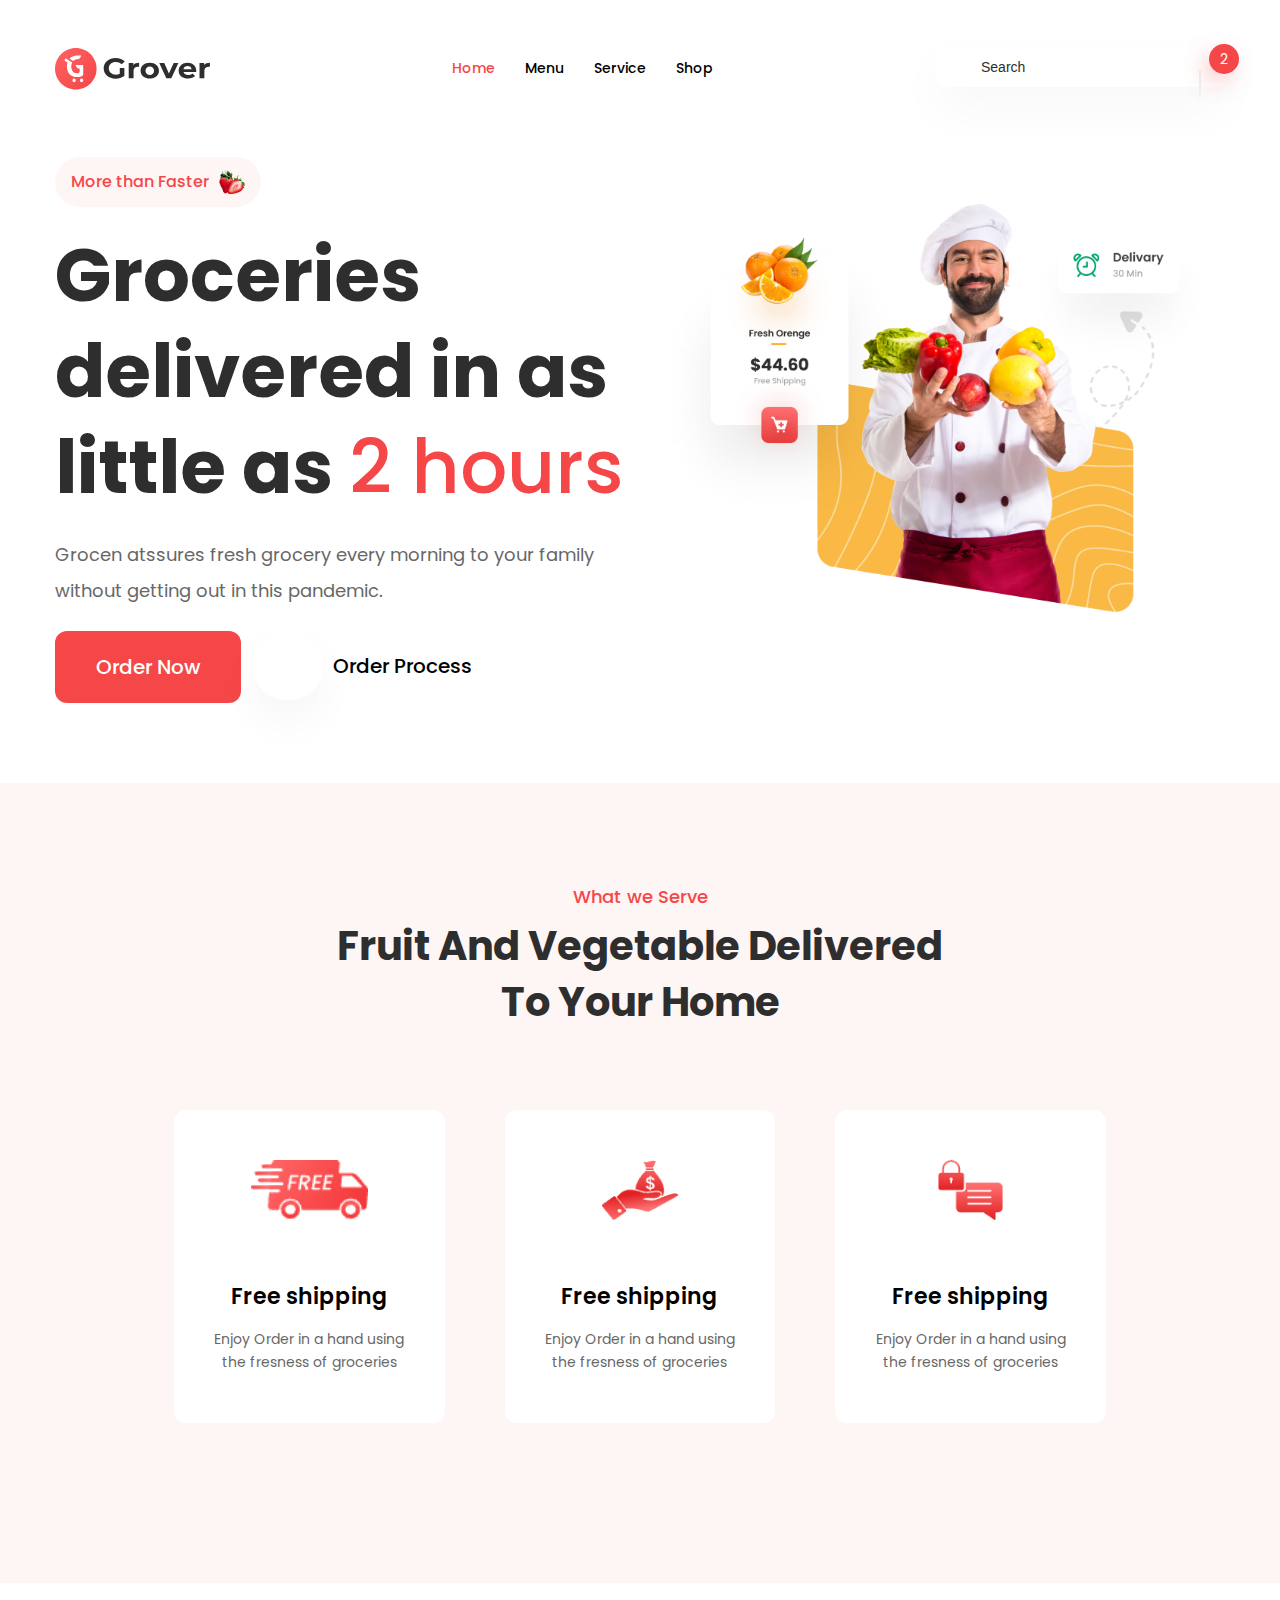
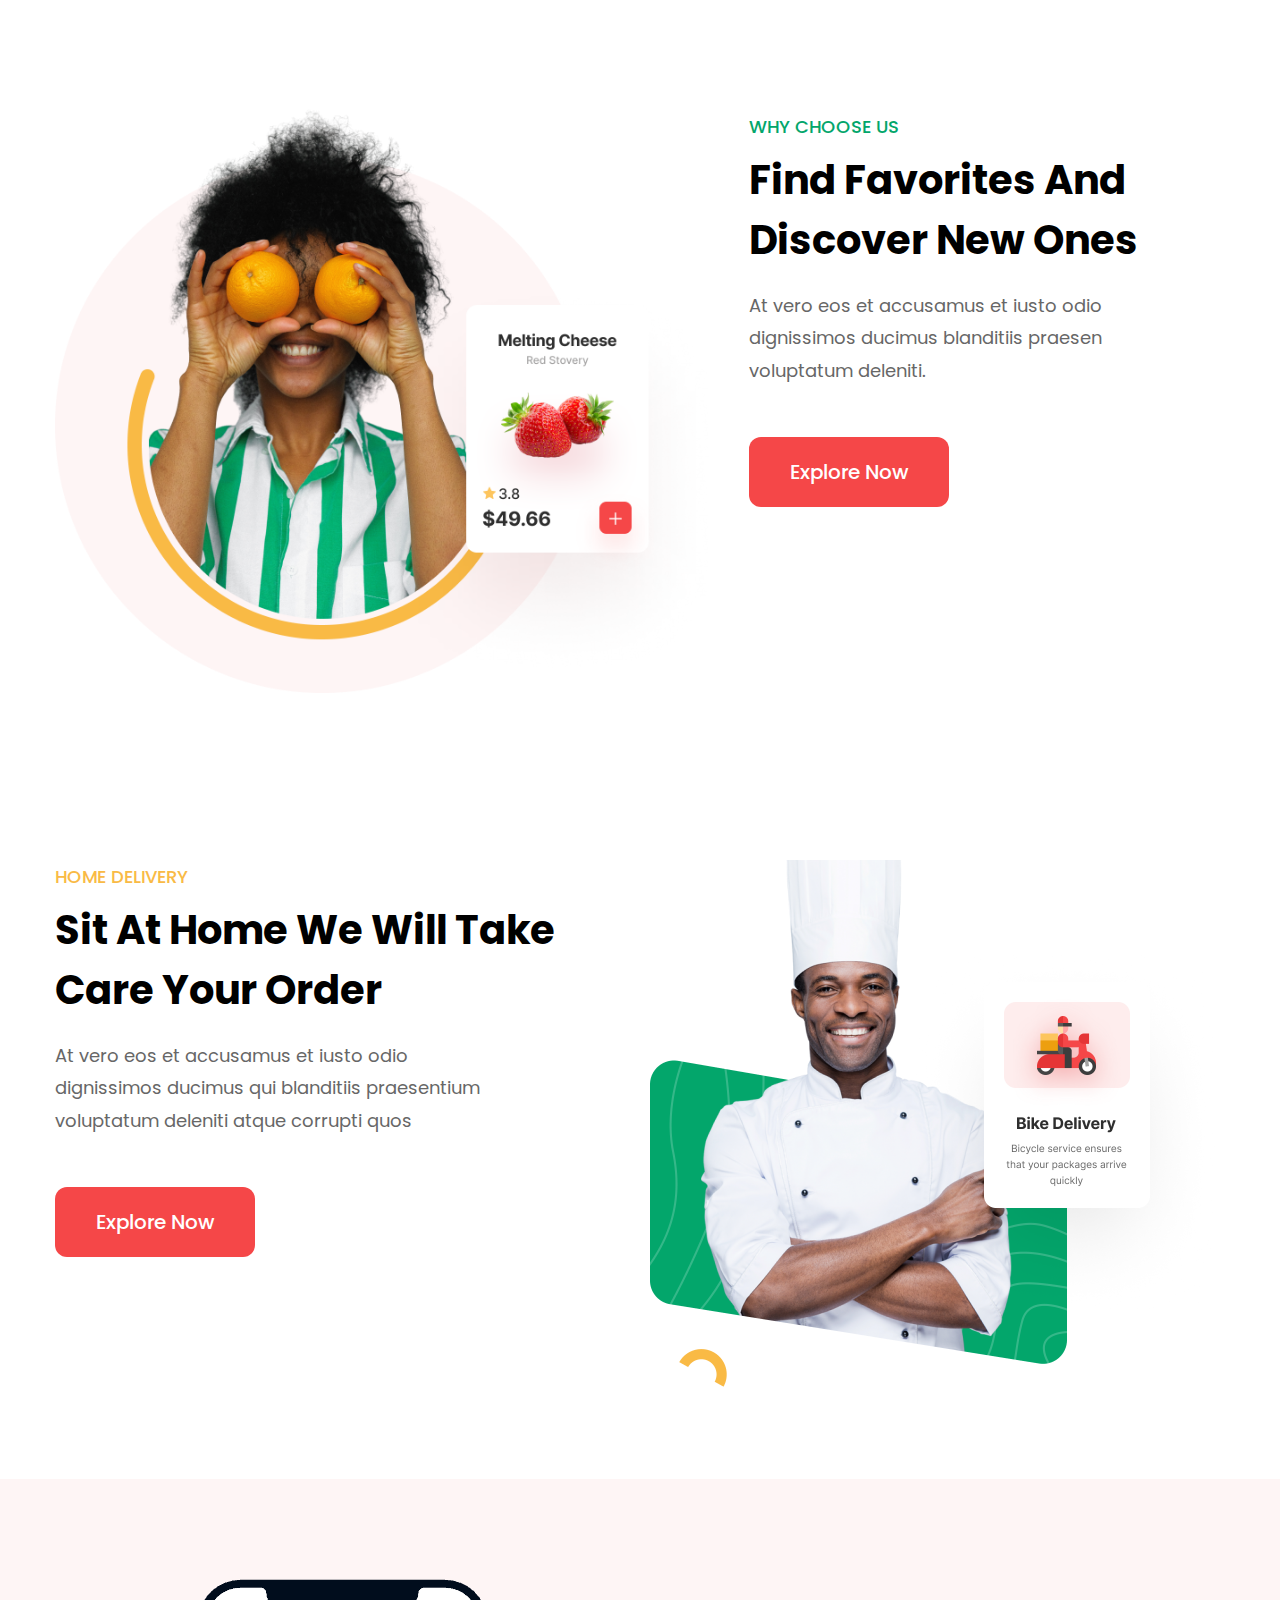
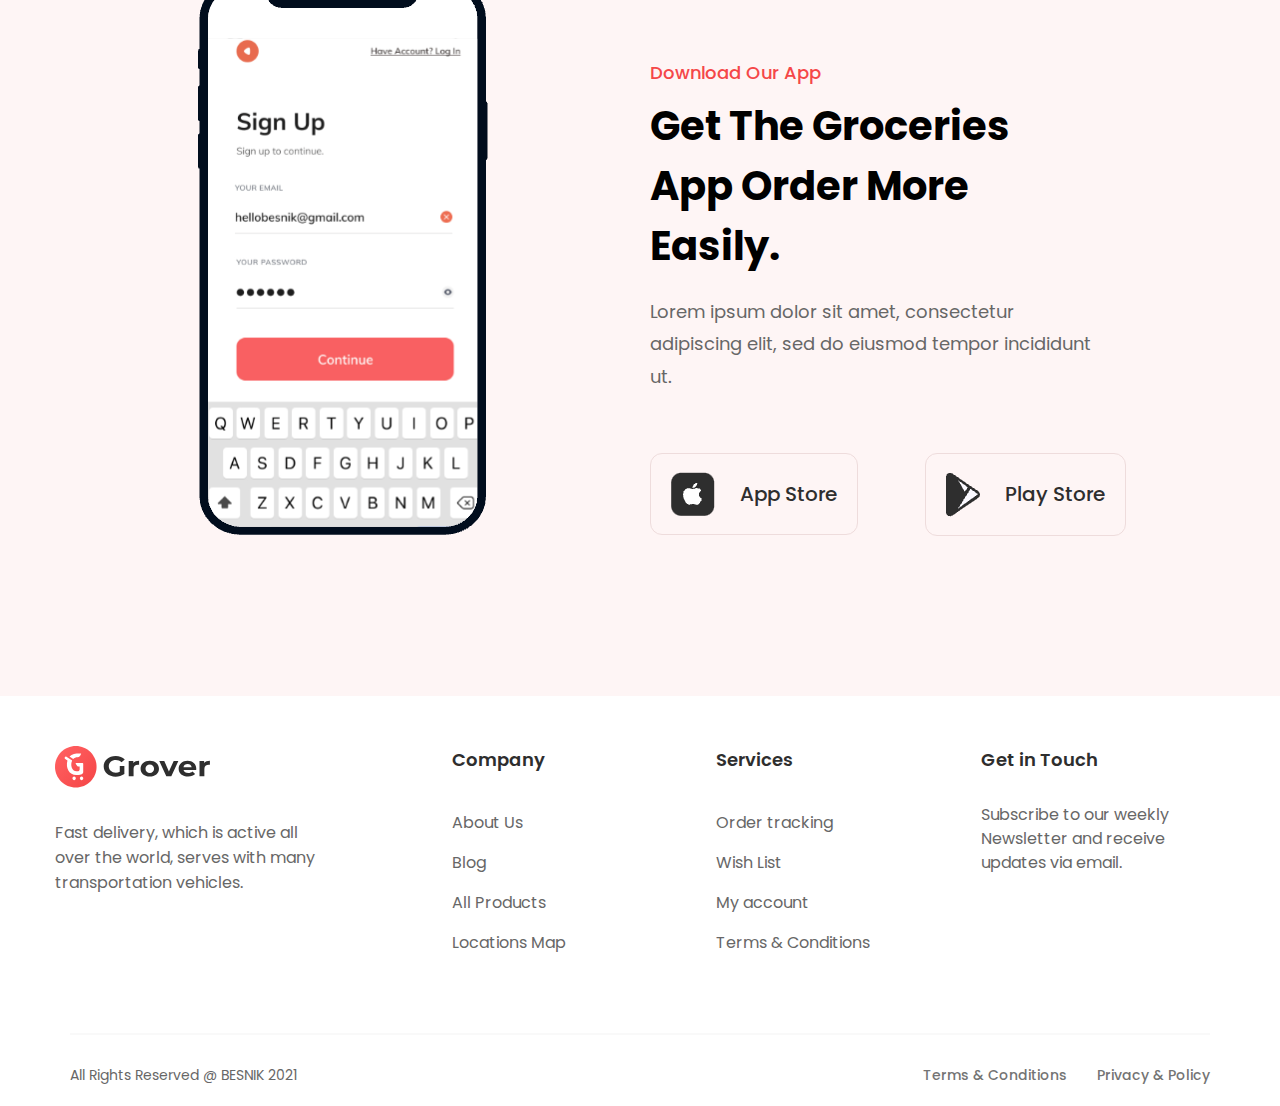
<file: session-12/index.html>
<!DOCTYPE html>
<html lang="en">
    <head>
        <meta charset="UTF-8" />
        <meta name="viewport" content="width=device-width, initial-scale=1.0" />
        <title>Grover</title>

        <!-- Embed Font Awesome -->
        <link
            rel="stylesheet"
            href="https://cdnjs.cloudflare.com/ajax/libs/font-awesome/6.4.0/css/all.min.css"
            integrity="sha512-iecdLmaskl7CVkqkXNQ/ZH/XLlvWZOJyj7Yy7tcenmpD1ypASozpmT/E0iPtmFIB46ZmdtAc9eNBvH0H/ZpiBw=="
            crossorigin="anonymous"
            referrerpolicy="no-referrer"
        />

        <!-- Grid CSS -->
        <link rel="stylesheet" href="./assets/css/grid.css" />

        <!-- Style -->
        <link rel="stylesheet" href="./assets/css/styles.css" />
    </head>
    <body>
        <header class="header">
            <div class="container">
                <div class="header-inner">
                    <!-- <nav class="nav"> -->
                    <div class="row">
                        <div class="col-6 col-lg-4">
                            <div class="logo">
                                <a href="/">
                                    <img src="./assets/images/logo.svg" alt="Grover" />
                                </a>
                            </div>
                        </div>

                        <div class="col-6 d-lg-none">
                            <div class="menu-icon">
                                <label for="menu-check"><i class="fa-solid fa-bars"></i></label>
                            </div>
                        </div>

                        <div class="col-12 col-lg-8">
                            <input type="checkbox" id="menu-check" />

                            <div class="nav-inner">
                                <ul class="nav-list">
                                    <li><a href="#!" class="active">Home</a></li>
                                    <li><a href="#!">Menu</a></li>
                                    <li><a href="#!">Service</a></li>
                                    <li><a href="#!">Shop</a></li>
                                </ul>

                                <div class="header-search">
                                    <form action="#!" class="nav-search__form">
                                        <span class="nav-search__icon">
                                            <i class="fa-solid fa-magnifying-glass"></i>
                                        </span>
                                        <input type="text" placeholder="Search" required />
                                        <span class="nav-search__cart">
                                            <i class="fa-solid fa-basket-shopping"></i>
                                        </span>
                                    </form>
                                </div>
                            </div>
                        </div>
                    </div>
                    <!-- </nav> -->
                </div>
            </div>
        </header>

        <main class="main">
            <!-- Hero -->
            <div class="hero">
                <div class="container">
                    <div class="hero-inner">
                        <div class="row">
                            <div class="col-sm-12 col-md-12 col-lg-6 col-xl-6">
                                <div class="text-img">
                                    <h3 class="text-img__title">More than Faster</h3>
                                    <img src="./assets/images/strawberry.png" alt="More than Faster" />
                                </div>

                                <div class="content-box">
                                    <h1 class="content-box__heading">Groceries delivered in as little as <span>2 hours</span></h1>
                                    <p class="content-box__desc">Grocen atssures fresh grocery every morning to your family without getting out in this pandemic.</p>
                                    <div class="hero-btn">
                                        <div class="row">
                                            <div class="col-sm-4 col-md-3 col-lg-5 col-xl-4">
                                                <a href="#!" class="btn cta-group__btn">Order Now</a>
                                            </div>
                                            <div class="col-sm-4 col-md-3 col-lg-7 col-xl-4">
                                                <div class="cta-play">
                                                    <a href="#!" type="button" class="cta-play__btn">
                                                        <span class="btn-circle"><i class="fa-solid fa-play"></i></span>
                                                        Order Process
                                                    </a>
                                                </div>
                                            </div>
                                        </div>
                                    </div>
                                </div>
                            </div>

                            <div class="col-sm-12 col-md-12 col-lg-6 col-xl-6">
                                <div class="hero-right">
                                    <img src="./assets/images/hero.png" alt="More than Faster" class="hero-img" />
                                </div>
                            </div>
                        </div>
                    </div>
                </div>
            </div>

            <!-- Service -->
            <div class="service">
                <div class="container">
                    <div class="service-inner">
                        <div class="row">
                            <div class="col-12 col-sm-12 col-md-12 col-lg-12 col-xl-12">
                                <div class="service-content">
                                    <h3 class="service-content__title">What we Serve</h3>
                                    <h2 class="service-content__heading">Fruit And Vegetable Delivered To Your Home</h2>
                                </div>
                            </div>
                        </div>
                        <div class="service-list">
                            <div class="row">
                                <div class="col-12 col-sm-12 col-md-12 col-lg-12 col-xl-10 mx-auto">
                                    <div class="row">
                                        <div class="col-sm-12 col-md-4 col-lg-4 col-xl-4">
                                            <div class="service-item">
                                                <div class="item-animation"></div>
                                                <div class="item-content">
                                                    <img src="./assets/images/service-01.png" alt="Free shipping" class="item-content__img" />
                                                    <h3 class="item-content__title">Free shipping</h3>
                                                    <p class="item-content__desc">Enjoy Order in a hand using the fresness of groceries</p>
                                                </div>
                                            </div>
                                        </div>
                                        <div class="col-12 col-sm-12 col-md-4 col-lg-4 col-xl-4">
                                            <div class="service-item">
                                                <div class="item-animation"></div>
                                                <div class="item-content">
                                                    <img src="./assets/images/service-02.png" alt="Free shipping" class="item-content__img" />
                                                    <h3 class="item-content__title">Free shipping</h3>
                                                    <p class="item-content__desc">Enjoy Order in a hand using the fresness of groceries</p>
                                                </div>
                                            </div>
                                        </div>
                                        <div class="col-12 col-sm-12 col-md-4 col-lg-4 col-xl-4">
                                            <div class="service-item">
                                                <div class="item-animation"></div>
                                                <div class="item-content">
                                                    <img src="./assets/images/service-03.png" alt="Free shipping" class="item-content__img" />
                                                    <h3 class="item-content__title">Free shipping</h3>
                                                    <p class="item-content__desc">Enjoy Order in a hand using the fresness of groceries</p>
                                                </div>
                                            </div>
                                        </div>
                                    </div>
                                </div>
                            </div>
                        </div>
                    </div>
                </div>
            </div>

            <!-- Feature -->
            <div class="feature pb-0">
                <div class="container">
                    <div class="row">
                        <div class="col-sm-12 col-md-12 col-lg-7 col-xl-7">
                            <div class="feature-img">
                                <img src="./assets/images/feat.png" alt="WHY CHOOSE US" class="feature-image__img" />
                            </div>
                        </div>
                        <div class="col-sm-12 col-md-12 col-lg-5 col-xl-5">
                            <div class="feature-content">
                                <h3 class="feature-content__title">WHY CHOOSE US</h3>
                                <h1 class="feature-content__heading">Find Favorites And Discover New Ones</h1>
                                <p class="feature-content__desc">At vero eos et accusamus et iusto odio dignissimos ducimus blanditiis praesen voluptatum deleniti.</p>
                                <a href="#!" class="btn feature-content__btn">Explore Now</a>
                            </div>
                        </div>
                    </div>
                </div>
            </div>

            <!-- Feature 2 -->
            <div class="feature">
                <div class="container">
                    <div class="row">
                        <div class="col-sm-12 col-md-12 col-lg-6 col-xl-6 order-lg-2">
                            <div class="feature-img img-order">
                                <img src="./assets/images/feat-2.png" alt="WHY CHOOSE US" class="feature-image__img" />
                            </div>
                        </div>
                        <div class="col-sm-12 col-md-12 col-lg-6 col-xl-6 order-lg-1">
                            <div class="feature-content-two">
                                <h3 class="feature-content__title feature-two__title">HOME DELIVERY</h3>
                                <h1 class="feature-content__heading">Sit At Home We Will Take Care Your Order</h1>
                                <p class="feature-content__desc">At vero eos et accusamus et iusto odio dignissimos ducimus qui blanditiis praesentium voluptatum deleniti atque corrupti quos</p>
                                <a href="#!" class="btn feature-content__btn">Explore Now</a>
                            </div>
                        </div>
                    </div>
                </div>
            </div>

            <!-- Call to action -->
            <div class="cta">
                <div class="container">
                    <div class="cta-inner">
                        <div class="row">
                            <div class="col-12 col-sm-12 col-md-12 col-lg-6 col-xl-6">
                                <img src="./assets/images/mobile.png" alt="Download our app" class="cta-img" />
                            </div>

                            <div class="col-sm-12 col-md-12 col-lg-6 col-xl-6">
                                <div class="cta-content">
                                    <h3 class="cta-content__title">Download Our App</h3>
                                    <h1 class="cta-content__heading">Get The Groceries App Order More Easily.</h1>
                                    <p class="cta-content__desc">Lorem ipsum dolor sit amet, consectetur adipiscing elit, sed do eiusmod tempor incididunt ut.</p>
                                </div>
                                <div class="row">
                                    <div class="col-10 col-sm-10 col-md-8 col-lg-10 col-xl-10 col-xxl-10 mx-auto mx-md-0">
                                        <div class="cta-btn__group">
                                            <a href="#!" class="btn-app"><img src="./assets/images/apple.png" alt="App Store" />App Store</a>
                                            <a href="#!" class="btn-app"><img src="./assets/images/playstore.png" alt="Play Store" />Play Store</a>
                                        </div>
                                    </div>
                                </div>
                            </div>
                        </div>
                    </div>
                </div>
            </div>
        </main>

        <!-- Footer -->
        <footer class="footer">
            <div class="container">
                <div class="footer-inner">
                    <div class="footer-top">
                        <div class="row">
                            <div class="col-sm-12 col-md-12 col-lg-4 col-xl-4">
                                <div class="footer-left">
                                    <img src="./assets/images/logo.svg" alt="Grover" class="footer-left__logo" />
                                    <p class="footer-left__desc">Fast delivery, which is active all over the world, serves with many transportation vehicles.</p>
                                </div>
                            </div>
                            <div class="col-sm-12 col-md-12 col-lg-8 col-xl-8">
                                <div class="row">
                                    <div class="col-12 col-sm-12 col-md-12 col-lg-4 col-xl-4">
                                        <div class="footer-column">
                                            <h4 class="footer-heading">Company</h4>
                                            <ul class="footer-list">
                                                <li><a href="#!">About Us</a></li>
                                                <li><a href="#!">Blog</a></li>
                                                <li><a href="#!">All Products</a></li>
                                                <li><a href="#!">Locations Map</a></li>
                                            </ul>
                                        </div>
                                    </div>
                                    <div class="col-12 col-sm-12 col-md-12 col-lg-4 col-xl-4">
                                        <div class="footer-column">
                                            <h4 class="footer-heading">Services</h4>
                                            <ul class="footer-list">
                                                <li><a href="#!">Order tracking</a></li>
                                                <li><a href="#!">Wish List</a></li>
                                                <li><a href="#!">My account</a></li>
                                                <li><a href="#!">Terms & Conditions</a></li>
                                            </ul>
                                        </div>
                                    </div>

                                    <div class="col-sm-12 col-md-12 col-lg-4 col-xl-4 mx-auto">
                                        <div class="footer-column">
                                            <h4 class="footer-heading">Get in Touch</h4>
                                            <p class="footer-desc">Subscribe to our weekly Newsletter and receive updates via email.</p>
                                        </div>
                                    </div>
                                </div>
                            </div>
                        </div>
                    </div>
                    <div class="copyright">
                        <div class="container">
                            <hr class="line" />
                            <div class="row">
                                <div class="col-sm-12 col-md-6 col-lg-6 col-xl-6 mx-auto mb-0">
                                    <p class="copyright__desc">All Rights Reserved @ BESNIK 2021</p>
                                </div>
                                <div class="col-sm-12 col-md-6 col-lg-6 col-xl-6 mx-auto">
                                    <div class="copyright-text">
                                        <a href="#!" class="copyright-link">Terms & Conditions</a>

                                        <a href="#!" class="copyright-link">Privacy & Policy</a>
                                    </div>
                                </div>
                            </div>
                        </div>
                    </div>
                </div>
            </div>
        </footer>
    </body>
</html>
</file>
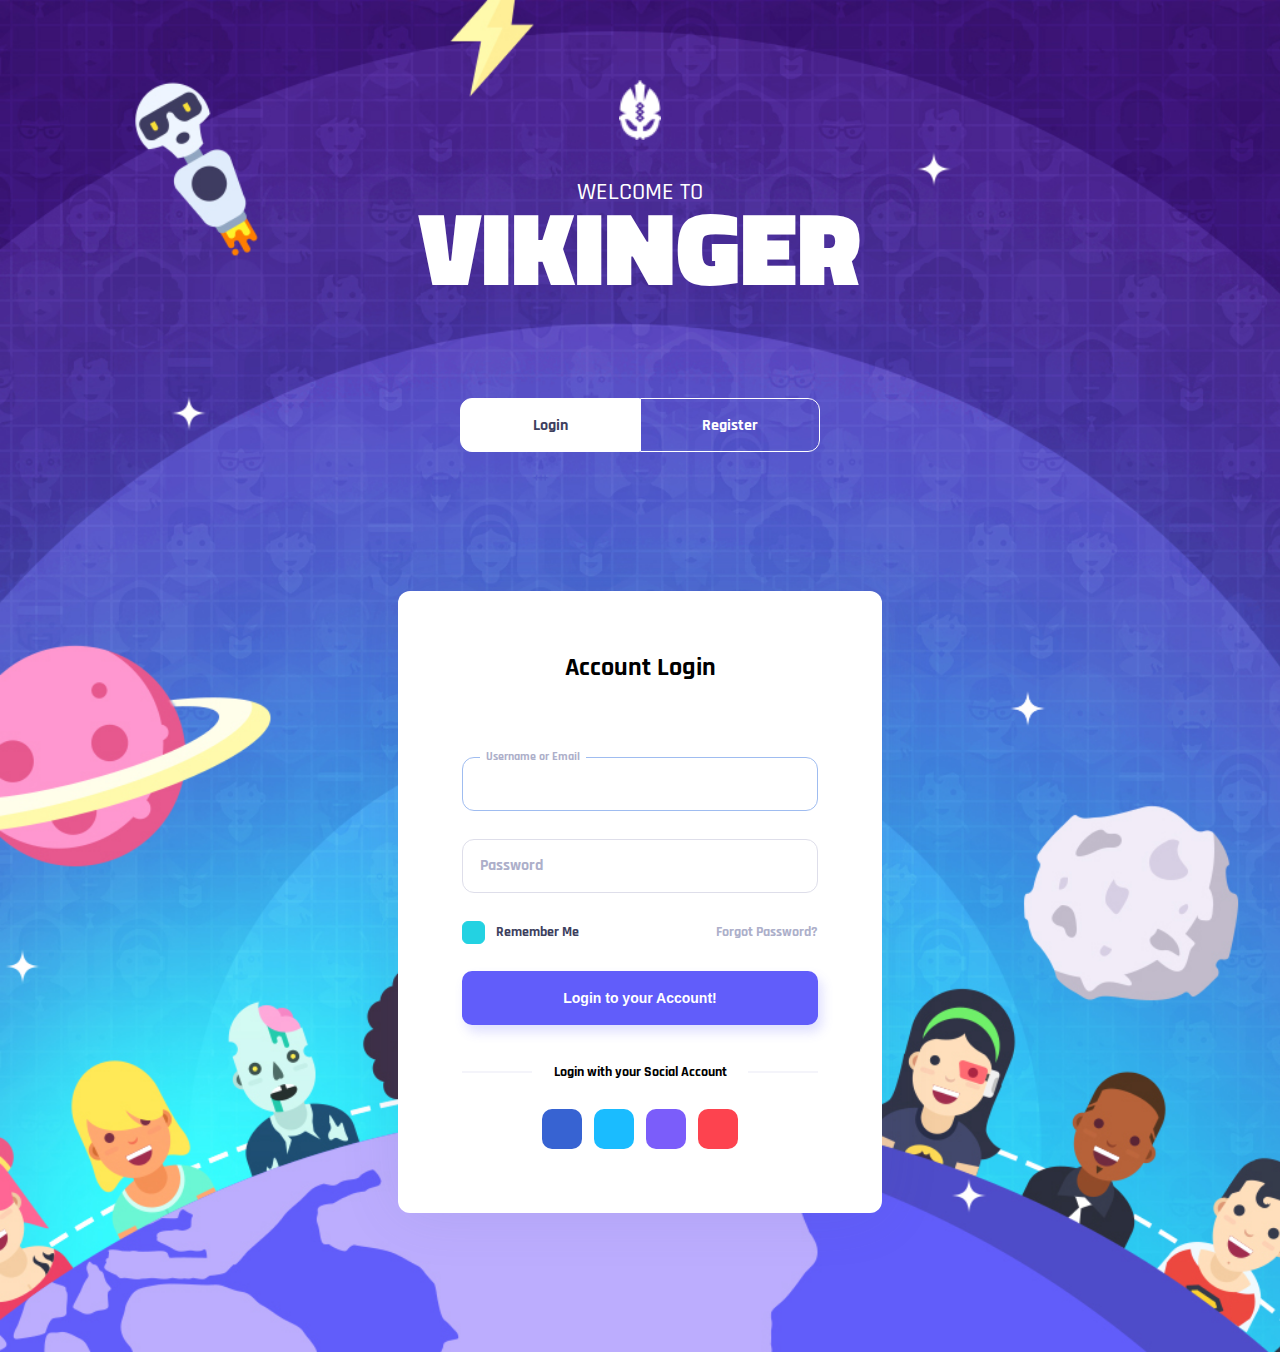
<file: session-13/index.html>
<!DOCTYPE html>
<html lang="en">
    <head>
        <meta charset="UTF-8" />
        <meta name="viewport" content="width=device-width, initial-scale=1.0" />
        <title>Vikinger | Home</title>

        <!-- Fontawesome -->
        <link
            rel="stylesheet"
            href="https://cdnjs.cloudflare.com/ajax/libs/font-awesome/6.5.2/css/all.min.css"
            integrity="sha512-SnH5WK+bZxgPHs44uWIX+LLJAJ9/2PkPKZ5QiAj6Ta86w+fsb2TkcmfRyVX3pBnMFcV7oQPJkl9QevSCWr3W6A=="
            crossorigin="anonymous"
            referrerpolicy="no-referrer"
        />

        <!-- Reset CSS -->
        <link rel="stylesheet" href="./assets/css/reset.css" />

        <!-- Grid System -->
        <link rel="stylesheet" href="./assets/css/grid.css" />

        <!-- Style -->
        <link rel="stylesheet" href="./assets/css/styles.css" />
    </head>
    <body>
        <div class="landing">
            <div class="landing-decoration"></div>
            <input type="radio" name="toggle-form" id="login" checked hidden />
            <input type="radio" name="toggle-form" id="register" hidden />
            <div class="row g-0 landing-inner">
                <div class="col-xl-6 col-lg-12 content">
                    <div class="container">
                        <div class="landing-content">
                            <div class="logo">
                                <a href="#!"><img src="./assets/images/logo.png" alt="Vikinger" /></a>
                            </div>

                            <h2 class="landing-content__title">Welcome to</h2>
                            <h1 class="landing-content__heading">Vikinger</h1>
                            <p class="landing-content__desc">The next generation social network & community! Connect with your friends and play with our quests and badges gamification system!</p>

                            <div class="toggle-form">
                                <label for="login" class="btn-login">Login</label>

                                <label for="register" class="btn-register">Register</label>
                            </div>
                        </div>
                    </div>
                </div>

                <div class="col-xl-6 col-lg-12 form-wrap">
                    <div class="container">
                        <div class="form-inner">
                            <div class="landing-form login-form">
                                <div class="form-box">
                                    <img src="./assets/images/rocket.png" alt="rocket" class="form-box__decor" />
                                    <h2 class="form-box__title">Account Login</h2>

                                    <form action="#!" class="form">
                                        <div class="form-control">
                                            <input type="text" name="username_email" id="username_email" class="form-input" autofocus />
                                            <label for="username_email" class="form-label">Username or Email</label>
                                        </div>

                                        <div class="form-control">
                                            <input type="password" name="password" id="password" class="form-input" />
                                            <label for="password" class="form-label">Password</label>
                                        </div>

                                        <div class="form-control d-flex justify-content-between">
                                            <input type="checkbox" name="remember" id="remember" hidden checked />
                                            <label for="remember" class="check-custom">Remember Me</label>

                                            <a href="#!" class="form-link">Forgot Password?</a>
                                        </div>

                                        <div class="form-control">
                                            <button type="submit" class="form-btn">Login to your Account!</button>
                                        </div>
                                    </form>

                                    <p class="line-text">Login with your Social Account</p>

                                    <div class="socials">
                                        <a href="#!" class="social-link">
                                            <i class="fa-brands fa-square-facebook"></i>
                                        </a>
                                        <a href="#!" class="social-link">
                                            <i class="fa-brands fa-twitter"></i>
                                        </a>
                                        <a href="#!" class="social-link">
                                            <i class="fa-brands fa-twitch"></i>
                                        </a>
                                        <a href="#!" class="social-link">
                                            <i class="fa-brands fa-youtube"></i>
                                        </a>
                                    </div>
                                </div>
                            </div>

                            <div class="landing-form register-form">
                                <div class="form-box">
                                    <img src="./assets/images/rocket.png" alt="rocket" class="form-box__decor form-box__decor-register" />
                                    <h2 class="form-box__title">Create your Account!</h2>

                                    <form action="#!" class="form">
                                        <div class="form-control">
                                            <input type="email" name="email" id="email" class="form-input" autofocus />
                                            <label for="email" class="form-label">Your Email</label>
                                        </div>

                                        <div class="form-control">
                                            <input type="text" name="username" id="username" class="form-input" autofocus />
                                            <label for="username" class="form-label">Username</label>
                                        </div>

                                        <div class="form-control">
                                            <input type="password" name="password" id="password" class="form-input" />
                                            <label for="password" class="form-label">Password</label>
                                        </div>

                                        <div class="form-control">
                                            <input type="password" name="repeat_password" id="repeat_password" class="form-input" />
                                            <label for="repeat_password" class="form-label">Repeat Password</label>
                                        </div>

                                        <div class="form-control">
                                            <input type="checkbox" name="newsletter" id="newsletter" hidden checked />
                                            <label for="newsletter" class="check-custom">Send me news and updates via email</label>
                                        </div>

                                        <div class="form-control">
                                            <button type="submit" class="form-btn form-btn__register">Register Now!</button>
                                        </div>
                                    </form>

                                    <p class="form-desc">
                                        You'll receive a confirmation email in your inbox with a link to activate your account. If you have any problems, <a href="#!"> contact us! </a>
                                    </p>
                                </div>
                            </div>
                        </div>
                    </div>
                </div>
            </div>
        </div>
    </body>
</html>
</file>
<file: session-12/assets/css/grid.css>
* {
    padding: 0;
    margin: 0;
    box-sizing: border-box;
    outline: 0;
}

:root {
    --container-width: 1200px;
    --container-padding: 15px;
    --max-column: 12;
    --column-space: 20px;
}

.container {
    max-width: var(--container-width);
    margin: 0 auto;
    padding: 0 var(--container-padding);
}

.row {
    display: flex;
    flex-wrap: wrap;
    margin: 0 calc(-1 * var(--column-space) / 2);
}

.row [class^="col-"] {
    --column-width: calc(100% / (var(--max-column) / var(--column-number)));
    flex-basis: var(--column-width);
    max-width: var(--column-width);
    padding: 0 calc(var(--column-space) / 2);
    margin-bottom: var(--column-space);
}

.col-1 {
    --column-number: 1;
}

.col-2 {
    --column-number: 2;
}

.col-3 {
    --column-number: 3;
}

.col-4 {
    --column-number: 4;
}

.col-5 {
    --column-number: 5;
}

.col-6 {
    --column-number: 6;
}

.col-7 {
    --column-number: 7;
}

.col-8 {
    --column-number: 8;
}

.col-9 {
    --column-number: 9;
}

.col-10 {
    --column-number: 10;
}

.col-11 {
    --column-number: 11;
}

.col-12 {
    --column-number: 12;
}

@media screen and (min-width: 576px) {
    .col-sm-1 {
        --column-number: 1;
    }

    .col-sm-2 {
        --column-number: 2;
    }

    .col-sm-3 {
        --column-number: 3;
    }

    .col-sm-4 {
        --column-number: 4;
    }

    .col-sm-5 {
        --column-number: 5;
    }

    .col-sm-6 {
        --column-number: 6;
    }

    .col-sm-7 {
        --column-number: 7;
    }

    .col-sm-8 {
        --column-number: 8;
    }

    .col-sm-9 {
        --column-number: 9;
    }

    .col-sm-10 {
        --column-number: 10;
    }

    .col-sm-11 {
        --column-number: 11;
    }

    .col-sm-12 {
        --column-number: 12;
    }
}

@media screen and (min-width: 768px) {
    .col-md-1 {
        --column-number: 1;
    }

    .col-md-2 {
        --column-number: 2;
    }

    .col-md-3 {
        --column-number: 3;
    }

    .col-md-4 {
        --column-number: 4;
    }

    .col-md-5 {
        --column-number: 5;
    }

    .col-md-6 {
        --column-number: 6;
    }

    .col-md-7 {
        --column-number: 7;
    }

    .col-md-8 {
        --column-number: 8;
    }

    .col-md-9 {
        --column-number: 9;
    }

    .col-md-10 {
        --column-number: 10;
    }

    .col-md-11 {
        --column-number: 11;
    }

    .col-md-12 {
        --column-number: 12;
    }

    .mx-md-0 {
        margin-right: 0 !important;
        margin-left: 0 !important;
    }
}

@media screen and (min-width: 992px) {
    .col-lg-1 {
        --column-number: 1;
    }

    .col-lg-2 {
        --column-number: 2;
    }

    .col-lg-3 {
        --column-number: 3;
    }

    .col-lg-4 {
        --column-number: 4;
    }

    .col-lg-5 {
        --column-number: 5;
    }

    .col-lg-6 {
        --column-number: 6;
    }

    .col-lg-7 {
        --column-number: 7;
    }

    .col-lg-8 {
        --column-number: 8;
    }

    .col-lg-9 {
        --column-number: 9;
    }

    .col-lg-10 {
        --column-number: 10;
    }

    .col-lg-11 {
        --column-number: 11;
    }

    .col-lg-12 {
        --column-number: 12;
    }

    .d-lg-none {
        display: none;
    }

    .order-lg-1 {
        order: 1;
    }

    .order-lg-2 {
        order: 2;
    }
}

@media screen and (min-width: 1200px) {
    .col-xl-1 {
        --column-number: 1;
    }

    .col-xl-2 {
        --column-number: 2;
    }

    .col-xl-3 {
        --column-number: 3;
    }

    .col-xl-4 {
        --column-number: 4;
    }

    .col-xl-5 {
        --column-number: 5;
    }

    .col-xl-6 {
        --column-number: 6;
    }

    .col-xl-7 {
        --column-number: 7;
    }

    .col-xl-8 {
        --column-number: 8;
    }

    .col-xl-9 {
        --column-number: 9;
    }

    .col-xl-10 {
        --column-number: 10;
    }

    .col-xl-11 {
        --column-number: 11;
    }

    .col-xl-12 {
        --column-number: 12;
    }
}

@media screen and (min-width: 1400px) {
    .container {
        padding: 0;
    }
    .col-xxl-1 {
        --column-number: 1;
    }

    .col-xxl-2 {
        --column-number: 2;
    }

    .col-xxl-3 {
        --column-number: 3;
    }

    .col-xxl-4 {
        --column-number: 4;
    }

    .col-xxl-5 {
        --column-number: 5;
    }

    .col-xxl-6 {
        --column-number: 6;
    }

    .col-xxl-7 {
        --column-number: 7;
    }

    .col-xxl-8 {
        --column-number: 8;
    }

    .col-xxl-9 {
        --column-number: 9;
    }

    .col-xxl-10 {
        --column-number: 10;
    }

    .col-xxl-11 {
        --column-number: 11;
    }

    .col-xxl-12 {
        --column-number: 12;
    }
}

.m-0 {
    margin: 0 !important;
}

.mt-0 {
    margin-top: 0 !important;
}

.mb-0 {
    margin-bottom: 0 !important;
}

.p-0 {
    padding: 0 !important;
}

.pt-0 {
    padding-top: 0 !important;
}

.pb-0 {
    padding-bottom: 0 !important;
}
</file>
<file: session-12/assets/css/styles.css>
@import url("https://fonts.googleapis.com/css2?family=Poppins:wght@200;300;400;500;600;700&display=swap");

* {
    margin: 0;
    padding: 0;
    box-sizing: border-box;
}

:root {
    --primary-color: #f54748;
    --text-primary: #2e2e2e;
    --white-color: #ffffff;
    --black-color: #000000;
    --transition-animation: 0.3s ease;
    --secondary-color: #fef5f5;
    --font-primary: "Poppins", sans-serif;
}

html {
    font-size: 62.5%;
}

body {
    font-size: 1.6rem;
    font-family: var(--font-primary);
}

ul li {
    list-style: none;
}

a {
    text-decoration: none;
}

/* === Common === */
button,
input {
    border: none;
    outline: none;
}

.btn {
    display: flex;
    justify-content: center;
    align-items: center;
    color: var(--white-color);
    background: var(--primary-color);
    border: 1px solid transparent;
    max-width: 200px;
    padding: 25px 20px;
    border-radius: 12px;
    font-size: 2rem;
    font-weight: 500;
    transition: var(--transition-animation);
}

.btn:hover {
    color: var(--primary-color);
    background: var(--white-color);
    border-color: var(--primary-color);
}

.mx-auto {
    margin-right: auto;
    margin-left: auto;
}

/* === Header === */
.header {
    margin-top: 48px;
}

.nav-list {
    display: flex;
    gap: 30px;
}

.nav-list > li > a {
    font-size: 1.4rem;
    font-weight: 500;
    color: var(--gray-color);
    transition: var(--transition-animation);
}

.nav-list > li > a:hover,
.nav-list > li > a.active {
    color: var(--primary-color);
}

.nav-search__form {
    display: inline-block;
    position: relative;
}

.header-search input {
    border-radius: 8px;
    padding: 15px 20px;
    width: 288px;
    box-shadow: 0px 20px 50px rgba(0, 0, 0, 0.04);
    padding: 12px 66px 12px 44px;
}

.header-search input:focus::placeholder {
    opacity: 0;
}

.header-search input::placeholder {
    color: #2e2e2e;
    font-weight: 500;
    font-size: 1.4rem;
    transition: var(--transition-animation);
}

.nav-search__icon,
.nav-search__cart {
    display: block;
    position: absolute;
    top: 50%;
    transform: translateY(-50%);
    color: var(--gray-color);
}

.nav-search__icon {
    left: 10px;
    color: #8b8b8b;
}

.nav-search__cart {
    right: 10px;
    font-size: 2rem;
    color: #3c3737;
}

.nav-search__cart::before,
.nav-search__cart::after {
    position: absolute;
}

.nav-search__cart::before {
    content: "";
    background: #f2f2f2;
    position: absolute;
    width: 2px;
    height: 27px;
    top: 2px;
    left: -16px;
}

.nav-search__cart::after {
    --circle: 30px;

    content: "2";
    width: var(--circle);
    height: var(--circle);
    line-height: var(--circle);
    background: var(--primary-color);
    color: var(--white-color);
    font-size: 1.4rem;
    text-align: center;
    border-radius: 50%;
    top: -24px;
    right: -24px;
    box-shadow: -6px 9px 24px -6px rgba(238, 67, 67, 0.68);
}

/* === Hero === */
.hero {
    padding: 40px 0;
}

/* .hero-inner {
    max-width: 540px;
} */

.text-img {
    display: flex;
    gap: 10px;
    align-items: center;
    background: var(--secondary-color);
    padding: 12px 16px;
    border-radius: 99px;
    width: fit-content;
}

.text-img__title {
    font-weight: 500;
    font-size: 1.6rem;
    line-height: 1.6;
    color: var(--primary-color);
}

.content-box {
    margin-top: 20px;
}

.content-box__heading {
    font-family: "Poppins", sans-serif;
    font-weight: 700;
    font-size: 7.4rem;
    line-height: 1.3;
    color: var(--text-primary);
}

.content-box__heading span {
    font-weight: 500;
    color: var(--primary-color);
}

.content-box__desc {
    margin: 22px 0;
    font-weight: 400;
    font-size: 1.8rem;
    color: #676767;
    line-height: 2;
    /* width: 80%; */
}

.cta-group__btn {
    width: 186px;
    line-height: 1;
}

/* .cta-play {
    margin-left: 34px;
} */

.cta-play__btn {
    display: flex;
    align-items: center;
    font-weight: 500;
    font-size: 2rem;
    width: 224px;
    margin-right: 0;
    color: var(--black-color);
    font-weight: 500;
    background: transparent;
    transition: all 0.2s linear;
    cursor: pointer;
}

.cta-play__btn:hover {
    color: #676767;
}

.btn-circle {
    display: flex;
    align-items: center;
    justify-content: center;
    width: 70px;
    height: 70px;
    margin-right: 10px;
    border-radius: 50%;
    box-shadow: 0px 20px 49px -10px rgba(0, 0, 0, 0.08);
    color: #fdc55e;
}

.hero-img {
    width: 100%;
}

/* === Service === */
.service {
    background: var(--secondary-color);
    padding: 100px 0;
}

.service-inner {
    margin: 0 auto;
}

.service-list {
    margin-top: 40px;
}

.service-content {
    text-align: center;
}

.service-content__title {
    font-size: 1.8rem;
    font-weight: 500;
    color: var(--primary-color);
}

.service-content__heading {
    font-weight: 700;
    font-size: 4rem;
    color: var(--text-primary);
    max-width: 55%;
    margin: 8px auto 0;
    line-height: 1.4;
}

.service-item {
    position: relative;
}

.item-animation {
    position: absolute;
    width: 280px;
    height: 105%;
    background: #fe6a6a;
    border-radius: 12px;
    left: 28px;
    transform: rotate(0deg);
    opacity: 0;
    z-index: 0;
    transition: 0.2s all ease;
}

.service-item:hover .item-animation {
    transform: rotate(-3deg);
    opacity: 1;
    top: -3px;
    left: 38px;
}

.item-content {
    position: relative;
    background-color: var(--white-color);
    text-align: center;
    border-radius: 12px;
    padding: 50px 28px;
    margin: 20px;
    z-index: 2;
}

.item-content__img {
    height: 60px;
    margin: 0 auto;
    display: block;
}

.item-content__title {
    margin-top: 60px;
    font-weight: 600;
    font-size: 2.2rem;
}

.item-content__desc {
    margin-top: 15px;
    font-size: 1.4rem;
    line-height: 1.6;
    color: #676767;
}

/* === Feature === */
.feature {
    padding: 50px 0;
}

.feature-image__img {
    width: 100%;
    display: block;
}

.feature-content {
    margin-top: 80px;
}

.feature-content-two {
    margin-top: 100px;
}

.feature-content__title,
.cta-content__title {
    font-weight: 500;
    font-size: 1.8rem;
    color: #03a66b;
    text-transform: uppercase;
}

.feature-content__heading,
.cta-content__heading {
    font-size: 4rem;
    margin-top: 10px;
}

.feature-content__desc,
.cta-content__desc {
    margin-top: 20px;
    color: #676767;
    line-height: 1.8;
    font-size: 1.8rem;
}

.feature-content__desc {
    max-width: 75%;
}

.feature-content__btn {
    margin-top: 50px;
    height: 70px;
}

.feature-two__title {
    color: #f9ba45;
}

.feature-order {
    order: 1;
}

/* === Call to action === */
.cta {
    padding: 100px 0;
    background: var(--secondary-color);
}

.cta-img {
    display: block;
    margin: 0 auto;
}
.cta-btn__group {
    display: flex;
    align-items: center;
    justify-content: space-between;
    margin: 60px 0 20px 0;
}

.btn-app {
    display: flex;
    align-items: center;
    justify-content: center;
    gap: 25px;
    font-weight: 500;
    font-size: 2rem;
    border: 1px solid #eedcdc;
    padding: 18px 20px;
    border-radius: 12px;
    color: var(--text-primary);
}

.cta-content {
    margin-top: 80px;
}

.cta-content__title {
    text-transform: none;
    color: var(--primary-color);
}

.cta-content__heading {
    max-width: 70%;
}

.cta-content__desc {
    max-width: 80%;
}

/* === Footer === */
.footer {
    padding-top: 50px;
}

.footer-left__desc {
    color: #676767;
    max-width: 70%;
    margin: 25px 0 10px 0;
    font-size: 1.6rem;
    font-weight: 400;
}

.footer-heading {
    color: #2e2e2e;
    font-size: 1.8rem;
    font-weight: 600;
}

.footer-list {
    margin-top: 30px;
}

.footer-list > li > a {
    font-size: 1.6rem;
    font-weight: 400;
    line-height: 2.5;
    color: #676767;
    transition: var(--transition-animation);
}

.footer-list > li > a:hover {
    color: var(--black-color);
}

.footer-desc {
    margin-top: 30px;
    font-size: 1.6rem;
    color: #676767;
    max-width: 92%;
    line-height: 1.5;
}

.line {
    border: 1px solid #ececec;
    margin: 30px 0;
    background: #ececec;
    opacity: 0.3;
}

.copyright-text {
    display: flex;
    justify-content: flex-end;
    gap: 30px;
}

.copyright__desc {
    color: #676767;
    font-size: 1.4rem;
}

.copyright-text a {
    font-size: 1.4rem;
    font-weight: 500;
    color: #747474;
}

/* === Menu burger === */
#menu-check {
    display: none;
}

.header-inner label {
    width: 58px;
    height: 48px;
    color: #8b8b8b;
    font-size: 3rem;
    border: 1px solid rgba(0, 0, 0, 0.1);
    padding: 0 15px;
    border-radius: 4px;
    display: flex;
    align-items: center;
    justify-content: center;
    margin-left: auto;
}

.menu-burger {
    text-align: center;
}

.menu-list {
    display: none;
    text-align: center;
    width: 100%;
}

#menu-check:checked ~ .nav-inner {
    display: flex;
    transform-origin: top;
    animation: slip 0.2s linear;
}

.nav-inner {
    display: flex;
    align-items: center;
    justify-content: space-between;
}

.menu-icon {
    display: none;
}

/* === Responsive === */
@media screen and (max-width: 1200px) {
    .container {
        max-width: 960px;
    }

    .content-box__heading {
        font-size: 3.8rem;
    }

    .content-box__desc {
        /* width: 70%; */
        font-size: 1.6rem;
    }

    .cta-group__btn {
        width: 160px;
        font-size: 1.6rem;
    }

    .cta-play__btn {
        width: 200px;
        font-size: 1.6rem;
    }

    .item-content {
        margin: 10px;
        padding: 40px 26px;
    }

    .service-content__title {
        font-size: 1.6rem;
    }

    .service-content__heading {
        max-width: 100%;
        font-size: 3.2rem;
    }

    .item-animation {
        width: 252px;
    }

    .item-content__title {
        font-size: 1.8rem;
    }

    .item-content__desc {
        max-width: 100%;
    }

    .feature-content__title,
    .cta-content__title {
        font-size: 1.6rem;
    }

    .feature-content__heading {
        font-size: 3.2rem;
    }

    .feature-content__desc {
        font-size: 1.6rem;
        max-width: 100%;
    }

    .feature-content__btn {
        width: 180px;
        height: 58px;
        font-size: 1.6rem;
    }

    .cta-content__heading {
        font-size: 3.2rem;
        max-width: 90%;
    }

    .cta-content__desc {
        font-size: 1.6rem;
        max-width: 90%;
    }

    .cta-btn__group {
        margin: 40px 0 20px 0;
    }

    .footer-left__desc {
        font-size: 1.4rem;
        max-width: 95%;
    }

    .footer-list > li > a {
        font-size: 1.4rem;
    }

    .footer-desc {
        font-size: 1.4rem;
    }

    .btn-app {
        font-size: 1.6rem;
        padding: 12px 20px;
        white-space: nowrap;
    }
}

@media screen and (max-width: 992px) {
    .container {
        max-width: 720px;
    }

    .menu-icon {
        display: block;
    }

    .nav-inner {
        display: none;
    }

    #menu-check:checked ~ .nav-inner {
        flex-direction: column;
        gap: 8px;
    }

    .nav-list {
        flex-direction: column;
        justify-content: center;
    }

    .menu-burger {
        display: block;
    }

    .item-animation {
        width: 190px;
    }

    .footer-inner {
        text-align: center;
    }

    .footer-left__desc,
    .footer-desc {
        margin-left: auto;
        margin-right: auto;
    }
}

@media screen and (max-width: 767px) {
    .container {
        max-width: 540px;
    }

    .content-box__heading {
        font-size: 3.8rem;
    }

    .content-box__desc {
        margin-right: auto;
        margin-left: auto;
    }

    .hero-inner {
        margin: 0 auto;
        display: flex;
        justify-content: space-evenly;
    }

    .hero-btn {
        margin: 0 auto;
    }

    .feature-content {
        margin: 80px 0 20px 0;
        text-align: center;
    }

    .feature-content-two {
        text-align: center;
    }

    .feature-content__heading {
        max-width: 100%;
    }

    .feature-content__btn {
        margin-right: auto;
        margin-left: auto;
    }

    .item-content {
        margin: 0 auto;
    }

    .item-animation {
        width: 96%;
        height: 105%;
    }

    .cta {
        margin-top: 50px;
        padding-bottom: 10px;
    }

    .cta-content {
        text-align: center;
        margin-top: 60px;
    }

    .cta-content__heading {
        max-width: 100%;
    }

    .cta-content__desc {
        margin-right: auto;
        margin-left: auto;
        max-width: 100%;
    }

    .cta-btn__group {
        font-size: 12rem;
    }

    .footer-desc,
    .footer-left__desc {
        margin-left: auto;
        margin-right: auto;
    }

    .copyright-text {
        justify-content: center;
    }
}

@media screen and (max-width: 576px) {
    .container {
        width: 100%;
    }

    .hero {
        padding-top: 20px;
    }

    .cta-group__btn {
        width: 107px;
        height: 50px;
        font-size: 1.4rem;
        padding: 14px 10px;
    }

    .btn-circle {
        width: 50px;
        height: 50px;
    }

    .cta-img {
        max-width: 290px;
        margin-right: auto;
        margin-left: auto;
    }

    .cta-content__heading {
        font-size: 2.4rem;
    }

    .cta-content__desc {
        font-size: 1.4rem;
        max-width: 100%;
    }

    .cta-btn__group {
        font-size: 1.4rem;
        padding: 12px 2px;
    }

    .line {
        margin: 0 0 30px;
    }
}

@keyframes slip {
    from {
        transform: translateY(-10%);
    }
    to {
        transform: translateY(0);
    }
}
</file>
<file: session-13/assets/css/grid.css>
* {
    padding: 0;
    margin: 0;
    box-sizing: border-box;
    outline: 0;
}

:root {
    --container-width: 1200px;
    --container-padding: 15px;
    --max-column: 12;
    --column-space: 20px;
    --gutter-0: 0;
    --gutter-1: 5px;
    --gutter-2: 10px;
    --gutter-3: 15px;
    --gutter-4: 20px;
    --gutter-5: 25px;
}

.container {
    max-width: var(--container-width);
    margin: 0 auto;
    padding: 0 var(--container-padding);
}

.row {
    display: flex;
    flex-wrap: wrap;
    margin: 0 calc(-1 * var(--column-space) / 2);
}

.row [class^="col-"] {
    --column-width: calc(100% / (var(--max-column) / var(--column-number)));
    flex-basis: var(--column-width);
    max-width: var(--column-width);
    padding: 0 calc(var(--column-space) / 2);
    margin-bottom: var(--column-space);
}

.col-1 {
    --column-number: 1;
}

.col-2 {
    --column-number: 2;
}

.col-3 {
    --column-number: 3;
}

.col-4 {
    --column-number: 4;
}

.col-5 {
    --column-number: 5;
}

.col-6 {
    --column-number: 6;
}

.col-7 {
    --column-number: 7;
}

.col-8 {
    --column-number: 8;
}

.col-9 {
    --column-number: 9;
}

.col-10 {
    --column-number: 10;
}

.col-11 {
    --column-number: 11;
}

.col-12 {
    --column-number: 12;
}

.g-0 {
    --column-space: var(--gutter-0);
}
.g-1 {
    --column-space: var(--gutter-1);
}
.g-2 {
    --column-space: var(--gutter-2);
}
.g-3 {
    --column-space: var(--gutter-3);
}
.g-4 {
    --column-space: var(--gutter-4);
}
.g-5 {
    --column-space: var(--gutter-5);
}

.mx-auto {
    margin-left: auto;
    margin-right: auto;
}

.d-flex {
    display: flex;
}

.justify-content-between {
    justify-content: space-between;
}

@media screen and (min-width: 576px) {
    .col-sm-1 {
        --column-number: 1;
    }

    .col-sm-2 {
        --column-number: 2;
    }

    .col-sm-3 {
        --column-number: 3;
    }

    .col-sm-4 {
        --column-number: 4;
    }

    .col-sm-5 {
        --column-number: 5;
    }

    .col-sm-6 {
        --column-number: 6;
    }

    .col-sm-7 {
        --column-number: 7;
    }

    .col-sm-8 {
        --column-number: 8;
    }

    .col-sm-9 {
        --column-number: 9;
    }

    .col-sm-10 {
        --column-number: 10;
    }

    .col-sm-11 {
        --column-number: 11;
    }

    .col-sm-12 {
        --column-number: 12;
    }
}

@media screen and (min-width: 768px) {
    .col-md-1 {
        --column-number: 1;
    }

    .col-md-2 {
        --column-number: 2;
    }

    .col-md-3 {
        --column-number: 3;
    }

    .col-md-4 {
        --column-number: 4;
    }

    .col-md-5 {
        --column-number: 5;
    }

    .col-md-6 {
        --column-number: 6;
    }

    .col-md-7 {
        --column-number: 7;
    }

    .col-md-8 {
        --column-number: 8;
    }

    .col-md-9 {
        --column-number: 9;
    }

    .col-md-10 {
        --column-number: 10;
    }

    .col-md-11 {
        --column-number: 11;
    }

    .col-md-12 {
        --column-number: 12;
    }
}

@media screen and (min-width: 992px) {
    .col-lg-1 {
        --column-number: 1;
    }

    .col-lg-2 {
        --column-number: 2;
    }

    .col-lg-3 {
        --column-number: 3;
    }

    .col-lg-4 {
        --column-number: 4;
    }

    .col-lg-5 {
        --column-number: 5;
    }

    .col-lg-6 {
        --column-number: 6;
    }

    .col-lg-7 {
        --column-number: 7;
    }

    .col-lg-8 {
        --column-number: 8;
    }

    .col-lg-9 {
        --column-number: 9;
    }

    .col-lg-10 {
        --column-number: 10;
    }

    .col-lg-11 {
        --column-number: 11;
    }

    .col-lg-12 {
        --column-number: 12;
    }
}

@media screen and (min-width: 1200px) {
    .col-xl-1 {
        --column-number: 1;
    }

    .col-xl-2 {
        --column-number: 2;
    }

    .col-xl-3 {
        --column-number: 3;
    }

    .col-xl-4 {
        --column-number: 4;
    }

    .col-xl-5 {
        --column-number: 5;
    }

    .col-xl-6 {
        --column-number: 6;
    }

    .col-xl-7 {
        --column-number: 7;
    }

    .col-xl-8 {
        --column-number: 8;
    }

    .col-xl-9 {
        --column-number: 9;
    }

    .col-xl-10 {
        --column-number: 10;
    }

    .col-xl-11 {
        --column-number: 11;
    }

    .col-xl-12 {
        --column-number: 12;
    }
}

@media screen and (min-width: 1400px) {
    .container {
        padding: 0;
    }
    .col-xxl-1 {
        --column-number: 1;
    }

    .col-xxl-2 {
        --column-number: 2;
    }

    .col-xxl-3 {
        --column-number: 3;
    }

    .col-xxl-4 {
        --column-number: 4;
    }

    .col-xxl-5 {
        --column-number: 5;
    }

    .col-xxl-6 {
        --column-number: 6;
    }

    .col-xxl-7 {
        --column-number: 7;
    }

    .col-xxl-8 {
        --column-number: 8;
    }

    .col-xxl-9 {
        --column-number: 9;
    }

    .col-xxl-10 {
        --column-number: 10;
    }

    .col-xxl-11 {
        --column-number: 11;
    }

    .col-xxl-12 {
        --column-number: 12;
    }
}
</file>
<file: session-13/assets/css/styles.css>
@import url("https://fonts.googleapis.com/css2?family=Rajdhani:wght@300;400;500;600;700&family=Titillium+Web:ital,wght@0,200;0,300;0,400;0,600;0,700;0,900;1,200;1,300;1,400;1,600;1,700&display=swap");

:root {
    --white-color: #fff;
    --black-color: #000;
    --font-primary: "Rajdhani", sans-serif;
    --font-secondary: "Titillium Web", sans-serif;
}

body {
    font-family: var(--font-primary);
}

/* ===== Common ===== */
ul li {
    list-style: none;
}

a {
    text-decoration: none;
}

input[type="text"],
input[type="email"],
input[type="password"] {
    height: 54px;
    padding: 0 18px;
}

button {
    border: none;
    outline: none;
    background: none;
}

/* ===== Landing ===== */
body {
    width: 100%;
    min-height: 100vh;
    background-image: url(../images/landing-background.png);
    background-repeat: no-repeat;
    background-size: cover;
}

.landing-decoration {
    position: fixed;
    width: 64%;
    height: 140%;
    border-radius: 50%;
    background-image: url(../images/dot-texture.png);
    background-repeat: repeat;
    background-position: 0 0;
    background-color: var(--white-color);
    top: -20%;
    right: -32%;
}

/* Content */
.content {
    display: flex;
    align-items: center;
    justify-content: center;
}

.landing-content {
    width: 584px;
    position: absolute;
    top: 16%;
    left: 13%;
}

.landing-content .logo {
    display: flex;
    justify-content: center;
}

.landing-content .logo > a > img {
    width: 42px;
    height: 60px;
}

.landing-content__title,
.landing-content__heading,
.landing-content__desc {
    text-align: center;
    color: var(--white-color);
}

.landing-content__title {
    margin-top: 36px;
    font-size: 1.5rem;
    font-weight: 500;
    text-transform: uppercase;
}

.landing-content__heading {
    position: relative;
    top: -10px;
    font-family: var(--font-secondary);
    font-size: 6.5rem;
    font-weight: 900;
    text-transform: uppercase;
}

.landing-content__desc {
    width: 384px;
    margin: 30px auto 0;
    font-size: 1.125rem;
    line-height: 1.3333333333em;
    font-weight: 500;
}

.toggle-form {
    display: flex;
    align-items: center;
    justify-content: center;
    margin-top: 90px;
}

.btn-login,
.btn-register {
    --height: 54px;

    display: block;
    width: 180px;
    height: var(--height);
    border: 1px solid var(--white-color);
    color: var(--white-color);
    font-size: 1rem;
    font-weight: 700;
    line-height: var(--height);
    text-align: center;
    cursor: pointer;
    transition: background 0.3s ease-in-out;
}

.btn-login {
    border-top-left-radius: 12px;
    border-bottom-left-radius: 12px;
}

input[type="radio"]#login:checked ~ .landing-inner .content .btn-login,
input[type="radio"]#register:checked ~ .landing-inner .content .btn-register {
    background: var(--white-color);
    color: #3e3f5e;
}

.btn-register {
    border-top-right-radius: 12px;
    border-bottom-right-radius: 12px;
}

/* ===== Form ===== */
.form-inner {
    position: relative;
    min-height: 100vh;
    overflow: hidden;
}

.landing-form {
    width: 484px;
    padding: 64px;
    border-radius: 12px;
    background: var(--white-color);
    box-shadow: 0 0 60px 0 rgba(94, 92, 154, 0.12);
}

.login-form,
.register-form {
    transform: translate(100%, -50%);
    opacity: 0;
    visibility: hidden;

    transition: 0.5s ease-in-out;
    transition-property: transform, opacity, visibility;

    position: absolute;
    top: 50%;
    left: 10%;
}

input[type="radio"]#login:checked ~ .landing-inner .form-wrap .login-form,
input[type="radio"]#register:checked ~ .landing-inner .form-wrap .register-form {
    opacity: 1;
    visibility: visible;
    transform: translate(0, -50%);
}

.form-box__decor {
    position: absolute;
    left: -80px;
    top: -68px;
}

.form-box__decor-register {
    top: -14px;
    left: -80px;
}

.form-box__title {
    font-size: 1.625rem;
    text-align: center;
    font-weight: 700;
}

.form {
    margin-top: 76px;
}

.form-control {
    position: relative;
}

.form-control + .form-control {
    margin-top: 28px;
}

.form-input {
    width: 100%;
    border-radius: 12px;
    background-color: var(--white-color);
    border: 1px solid #dedeea;
    color: #3e3f5e;
    transition: border-color 0.2s ease-in;
    position: relative;
}

.form-label {
    display: block;
    font-size: 1rem;
    font-weight: 700;
    color: #adafca;
    position: absolute;
    top: 50%;
    left: 18px;
    transform: translateY(-50%);
    transition: all 0.2s ease-in;
}

.form-control .form-input:focus {
    border-color: #9fbcf0;
}

.form-control .form-input:focus ~ label {
    background-color: var(--white-color);
    padding: 0 6px;
    font-size: 0.75rem;
    top: 0;
}

.check-custom {
    display: block;
    padding-left: 34px;
    color: #3e3f5e;
    font-size: 0.875rem;
    font-weight: 700;
    line-height: 22px;
    cursor: pointer;
}

.check-custom::before {
    content: "";
    position: absolute;
    left: 0;
    width: 21px;
    height: 21px;
    background-color: var(--white-color);
    border: 1px solid #dedeea;
    border-radius: 6px;

    transition: 0.2s linear;
    transition-property: background-color, border-color;
}

.check-custom::after {
    content: "\f00d";
    position: absolute;
    top: 1px;
    left: 5px;
    font-family: "FontAwesome";
    font-size: 1.1rem;
    color: var(--white-color);
    visibility: hidden;
    opacity: 0;
    transition: 0.2s linear;
    transition-property: visibility, opacity;
}

input[type="checkbox"]:checked ~ .check-custom::before {
    background-color: #23d2e2;
    border-color: #23d2e2;
}

input[type="checkbox"]:checked ~ .check-custom::after {
    visibility: visible;
    opacity: 1;
}

.form-link {
    color: #adafca;
    font-size: 0.875rem;
    font-weight: 700;
    line-height: 22px;
    transition: color 0.2s linear;
}

.form-link:hover {
    color: #23d2e2;
}

.form-btn {
    --height: 54px;

    display: inline-block;
    width: 100%;
    height: var(--height);
    border-radius: 10px;

    font-size: 0.875rem;
    font-weight: 700;
    text-align: center;

    color: var(--white-color);
    background-color: #615dfa;
    box-shadow: 4px 7px 12px 0 rgba(97, 93, 250, 0.2);
    line-height: var(--height);

    cursor: pointer;

    transition: background-color 0.2s linear;
}

.form-btn:hover {
    background-color: #5753e4;
}

.form-btn__register {
    background-color: #23d2e2;
    box-shadow: 4px 7px 12px 0 rgba(35, 210, 226, 0.2);
}

.form-btn__register:hover {
    background-color: #1bc5d4;
}

.line-text {
    position: relative;
    margin-top: 40px;
    font-size: 0.875rem;
    font-weight: 700;
    text-align: center;
}

.line-text::before,
.line-text::after {
    content: "";
    position: absolute;
    top: 50%;
    transform: translateY(-50%);
    width: 70px;
    height: 1px;
    background: #eaeaf5;
}

.line-text::before {
    left: 0;
}

.line-text::after {
    right: 0;
}

/* ===== Social ===== */
.socials {
    margin-top: 30px;
    display: flex;
    justify-content: center;
    gap: 12px;
}

.social-link {
    display: flex;
    align-items: center;
    justify-content: center;
    width: 40px;
    height: 40px;
    border-radius: 10px;
    color: var(--white-color);
    background-color: #3763d2;
    transition: transform 0.2s ease;
}

.social-link:nth-child(2) {
    background-color: #1abcff;
}

.social-link:nth-child(3) {
    background-color: #7b5dfa;
}

.social-link:nth-child(4) {
    background-color: #fd434f;
}

.social-link:hover {
    transform: translateY(-4px);
}

.social-link > i {
    font-size: 0.875rem;
}

.form-desc {
    margin-top: 30px;
    font-size: 0.875rem;
    line-height: 1.7142857143em;
    font-weight: 500;
}

.form-desc > a {
    color: #00c7d9;
    font-weight: 600;
}

/* ===== Responsive ===== */
@media screen and (max-width: 1500px) {
    .landing-decoration {
        display: none;
    }
}

@media screen and (max-width: 1365px) {
    .col-lg-12 {
        --column-number: 12;
    }

    .landing {
        padding-top: 80px;
    }

    .landing-content {
        position: static;
        width: 100%;
    }

    .landing-content__desc,
    .form-box__decor,
    .form-box__decor-register {
        display: none;
    }

    .login-form,
    .register-form {
        left: 50%;
        transform: translateX(-50%);
    }

    input[type="radio"]#login:checked ~ .landing-inner .form-wrap .login-form,
    input[type="radio"]#register:checked ~ .landing-inner .form-wrap .register-form {
        transform: translate(-50%, -50%);
    }
}

@media screen and (max-width: 600px) {
    .landing-form {
        width: 90%;
    }
}

@media screen and (max-width: 500px) {
    .landing-content__heading {
        font-size: 3.75rem;
    }

    .landing-form {
        padding: 40px 32px;
    }
}
</file>
